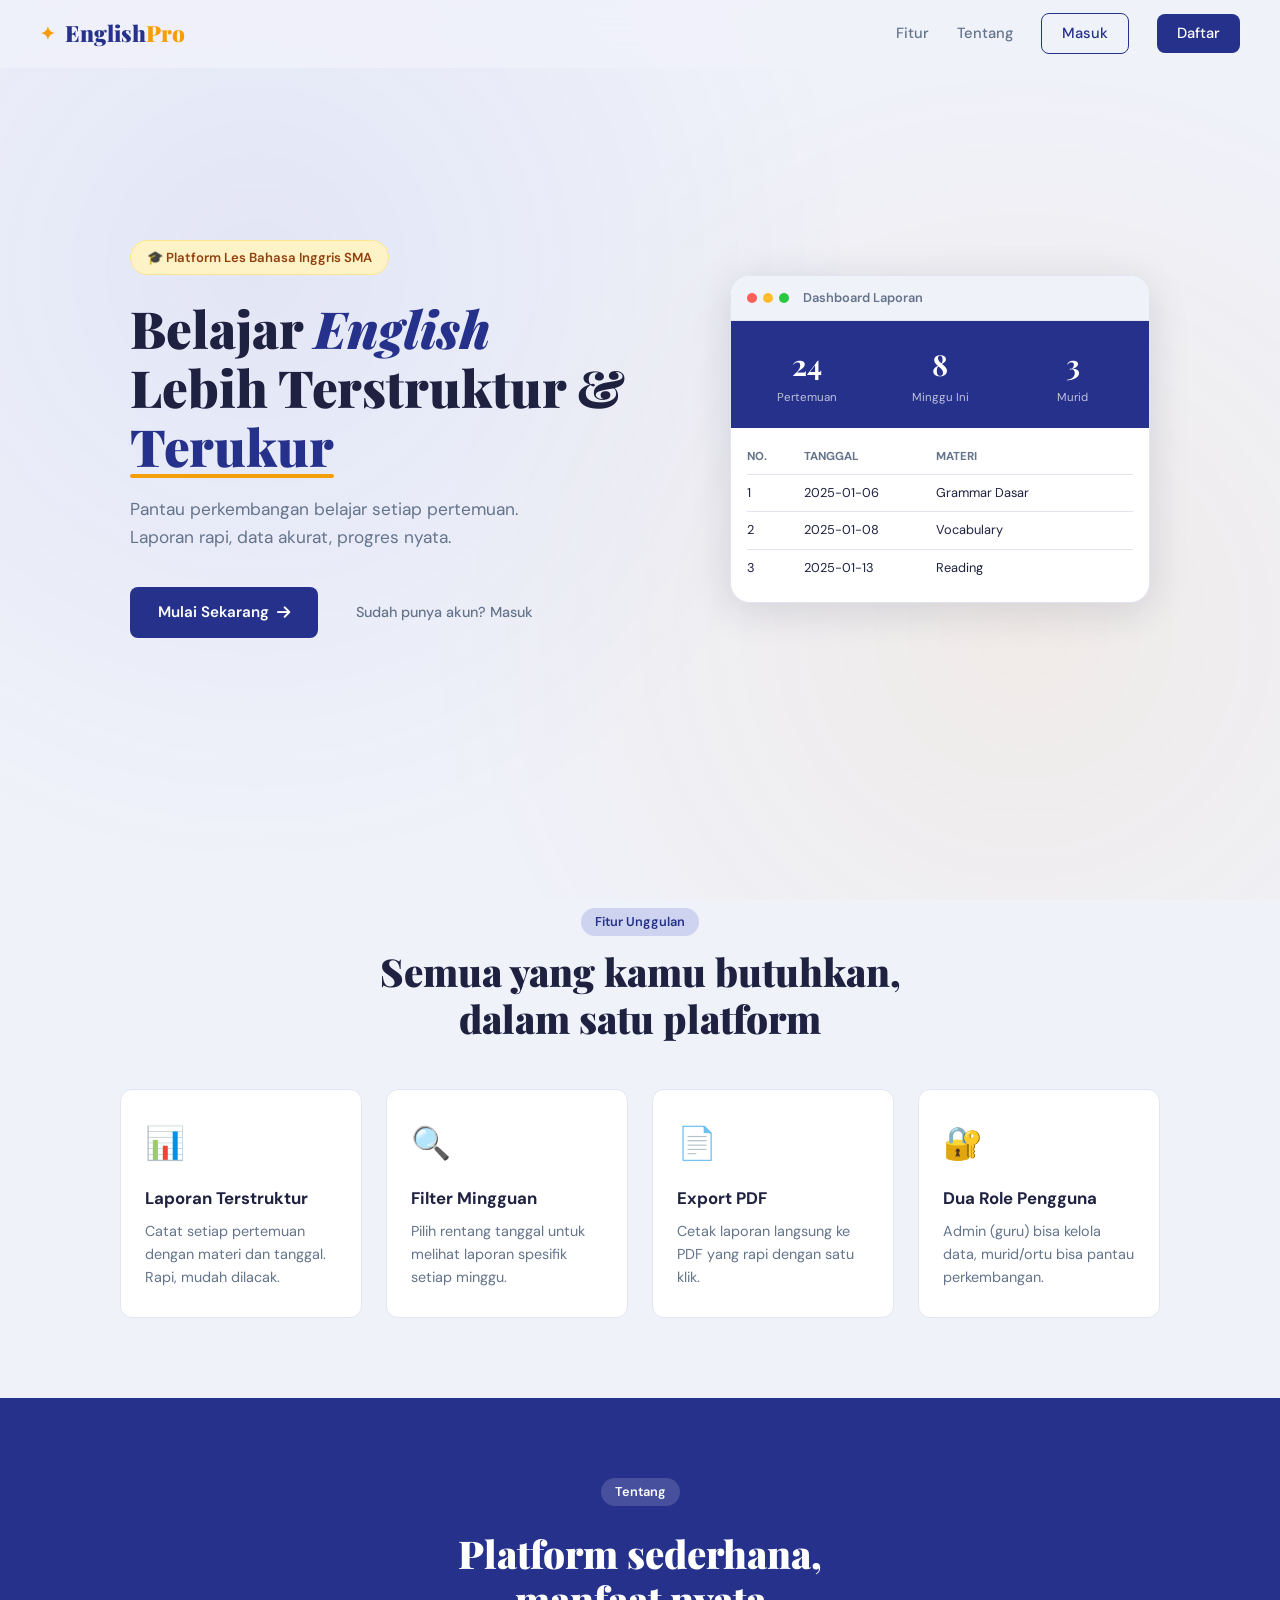
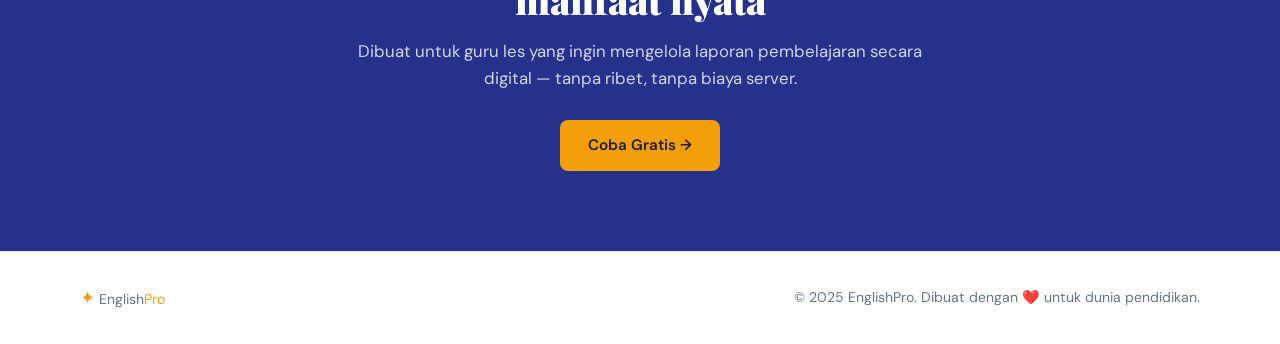
<file: english-les-project/english-les/index.html>
<!DOCTYPE html>
<html lang="id">
<head>
  <meta charset="UTF-8" />
  <meta name="viewport" content="width=device-width, initial-scale=1.0"/>
  <title>EnglishPro — Les Bahasa Inggris</title>
  <link rel="stylesheet" href="css/style.css" />
  <link href="https://fonts.googleapis.com/css2?family=Playfair+Display:wght@700;900&family=DM+Sans:wght@300;400;500;600&display=swap" rel="stylesheet"/>
  <link rel="stylesheet" href="https://cdnjs.cloudflare.com/ajax/libs/font-awesome/6.5.0/css/all.min.css"/>
</head>
<body class="landing-body">

  <!-- NAVBAR -->
  <nav class="navbar" id="navbar">
    <div class="nav-brand">
      <span class="brand-icon">✦</span>
      <span class="brand-name">English<span class="brand-accent">Pro</span></span>
    </div>
    <div class="nav-links">
      <a href="#features">Fitur</a>
      <a href="#about">Tentang</a>
      <a href="login.html" class="btn-nav-login">Masuk</a>
      <a href="register.html" class="btn-nav-register">Daftar</a>
    </div>
    <button class="nav-hamburger" id="navHamburger" aria-label="Menu">
      <i class="fas fa-bars"></i>
    </button>
  </nav>

  <!-- HERO -->
  <section class="hero">
    <div class="hero-bg-grid"></div>
    <div class="hero-content">
      <div class="hero-badge">🎓 Platform Les Bahasa Inggris SMA</div>
      <h1 class="hero-title">
        Belajar <em>English</em><br/>
        Lebih Terstruktur &<br/>
        <span class="hero-highlight">Terukur</span>
      </h1>
      <p class="hero-subtitle">
        Pantau perkembangan belajar setiap pertemuan. Laporan rapi,
        data akurat, progres nyata.
      </p>
      <div class="hero-cta">
        <a href="register.html" class="btn-primary">Mulai Sekarang <i class="fas fa-arrow-right"></i></a>
        <a href="login.html" class="btn-ghost">Sudah punya akun? Masuk</a>
      </div>
    </div>
    <div class="hero-visual">
      <div class="hero-card-mock">
        <div class="mock-header">
          <span class="mock-dot red"></span>
          <span class="mock-dot yellow"></span>
          <span class="mock-dot green"></span>
          <span class="mock-title">Dashboard Laporan</span>
        </div>
        <div class="mock-stat-row">
          <div class="mock-stat">
            <div class="mock-stat-num">24</div>
            <div class="mock-stat-label">Pertemuan</div>
          </div>
          <div class="mock-stat">
            <div class="mock-stat-num">8</div>
            <div class="mock-stat-label">Minggu Ini</div>
          </div>
          <div class="mock-stat">
            <div class="mock-stat-num">3</div>
            <div class="mock-stat-label">Murid</div>
          </div>
        </div>
        <div class="mock-table">
          <div class="mock-row header-row">
            <span>No.</span><span>Tanggal</span><span>Materi</span>
          </div>
          <div class="mock-row"><span>1</span><span>2025-01-06</span><span>Grammar Dasar</span></div>
          <div class="mock-row"><span>2</span><span>2025-01-08</span><span>Vocabulary</span></div>
          <div class="mock-row"><span>3</span><span>2025-01-13</span><span>Reading</span></div>
        </div>
      </div>
    </div>
  </section>

  <!-- FEATURES -->
  <section class="features" id="features">
    <div class="section-header">
      <span class="section-tag">Fitur Unggulan</span>
      <h2>Semua yang kamu butuhkan,<br/>dalam satu platform</h2>
    </div>
    <div class="features-grid">
      <div class="feature-card">
        <div class="feature-icon">📊</div>
        <h3>Laporan Terstruktur</h3>
        <p>Catat setiap pertemuan dengan materi dan tanggal. Rapi, mudah dilacak.</p>
      </div>
      <div class="feature-card">
        <div class="feature-icon">🔍</div>
        <h3>Filter Mingguan</h3>
        <p>Pilih rentang tanggal untuk melihat laporan spesifik setiap minggu.</p>
      </div>
      <div class="feature-card">
        <div class="feature-icon">📄</div>
        <h3>Export PDF</h3>
        <p>Cetak laporan langsung ke PDF yang rapi dengan satu klik.</p>
      </div>
      <div class="feature-card">
        <div class="feature-icon">🔐</div>
        <h3>Dua Role Pengguna</h3>
        <p>Admin (guru) bisa kelola data, murid/ortu bisa pantau perkembangan.</p>
      </div>
    </div>
  </section>

  <!-- ABOUT -->
  <section class="about" id="about">
    <div class="about-content">
      <span class="section-tag">Tentang</span>
      <h2>Platform sederhana,<br/>manfaat nyata</h2>
      <p>Dibuat untuk guru les yang ingin mengelola laporan pembelajaran secara digital — tanpa ribet, tanpa biaya server.</p>
      <a href="register.html" class="btn-primary">Coba Gratis →</a>
    </div>
  </section>

  <!-- FOOTER -->
  <footer class="footer">
    <div class="footer-brand">
      <span class="brand-icon">✦</span>
      <span class="brand-name">English<span class="brand-accent">Pro</span></span>
    </div>
    <p>© 2025 EnglishPro. Dibuat dengan ❤️ untuk dunia pendidikan.</p>
  </footer>

  <script src="js/script.js"></script>
  <script>
    // Navbar scroll effect
    window.addEventListener('scroll', () => {
      const navbar = document.getElementById('navbar');
      navbar.classList.toggle('scrolled', window.scrollY > 50);
    });

    // Hamburger menu
    document.getElementById('navHamburger').addEventListener('click', () => {
      document.querySelector('.nav-links').classList.toggle('open');
    });

    // Redirect if already logged in
    const session = JSON.parse(sessionStorage.getItem('currentUser') || 'null');
    if (session) window.location.href = 'dashboard.html';
  </script>
</body>
</html>
</file>
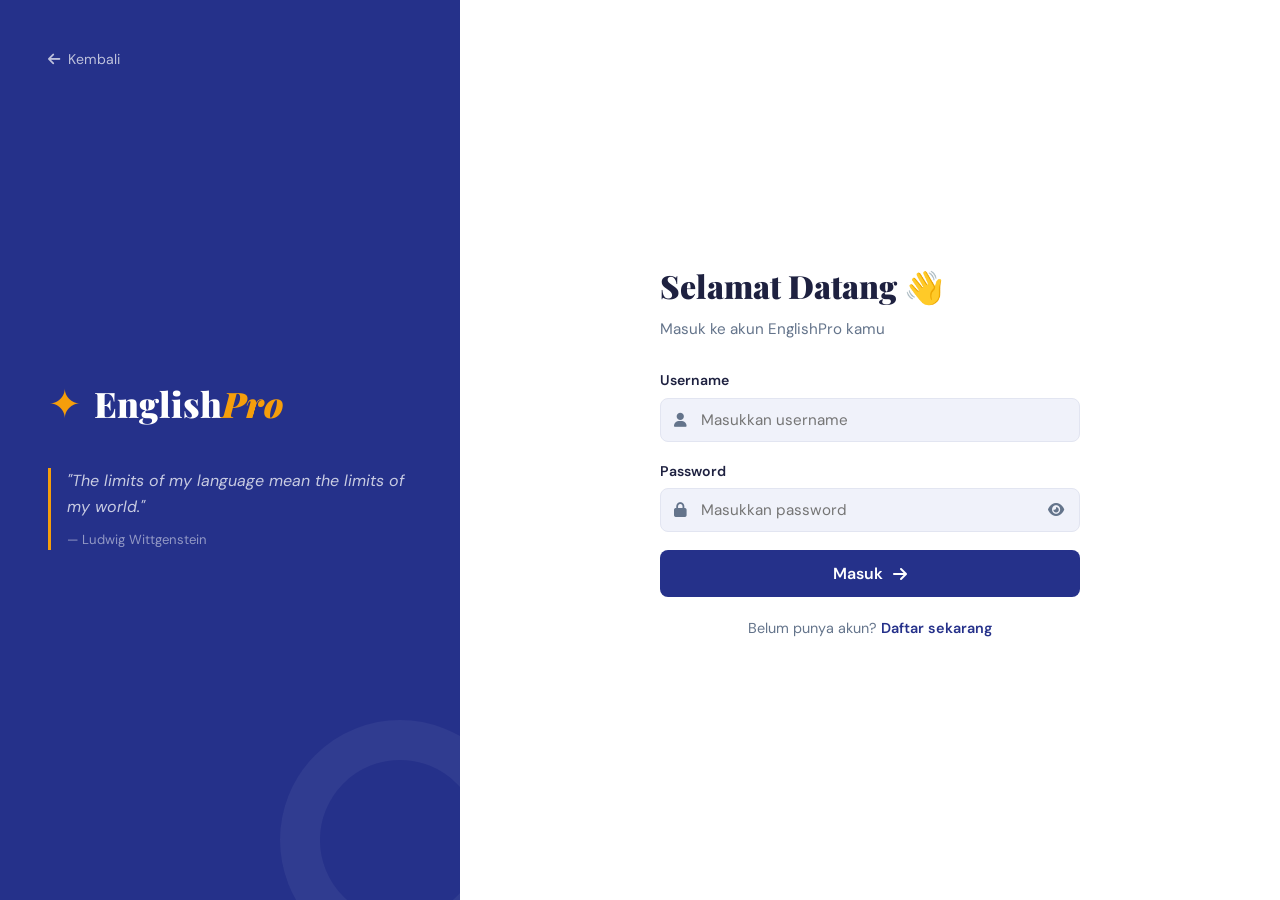
<file: english-les-project/english-les/login.html>
<!DOCTYPE html>
<html lang="id">
<head>
  <meta charset="UTF-8"/>
  <meta name="viewport" content="width=device-width, initial-scale=1.0"/>
  <title>Login — EnglishPro</title>
  <link rel="stylesheet" href="css/style.css"/>
  <link href="https://fonts.googleapis.com/css2?family=Playfair+Display:wght@700;900&family=DM+Sans:wght@300;400;500;600&display=swap" rel="stylesheet"/>
  <link rel="stylesheet" href="https://cdnjs.cloudflare.com/ajax/libs/font-awesome/6.5.0/css/all.min.css"/>
</head>
<body class="auth-body">

  <div class="auth-container">

    <!-- LEFT PANEL -->
    <div class="auth-panel-left">
      <a href="index.html" class="auth-back">
        <i class="fas fa-arrow-left"></i> Kembali
      </a>
      <div class="auth-brand">
        <span class="brand-icon-lg">✦</span>
        <span class="auth-brand-name">English<em>Pro</em></span>
      </div>
      <blockquote class="auth-quote">
        "The limits of my language mean the limits of my world."
        <cite>— Ludwig Wittgenstein</cite>
      </blockquote>
      <div class="auth-panel-deco"></div>
    </div>

    <!-- RIGHT PANEL (Form) -->
    <div class="auth-panel-right">
      <div class="auth-form-wrap">
        <h2 class="auth-title">Selamat Datang 👋</h2>
        <p class="auth-subtitle">Masuk ke akun EnglishPro kamu</p>

        <!-- Toast Notification -->
        <div id="toast" class="toast hidden"></div>

        <form id="loginForm" novalidate>
          <!-- Username -->
          <div class="form-group">
            <label for="username">Username</label>
            <div class="input-wrap">
              <i class="fas fa-user input-icon"></i>
              <input
                type="text"
                id="username"
                placeholder="Masukkan username"
                autocomplete="username"
              />
            </div>
            <span class="field-error" id="err-username"></span>
          </div>

          <!-- Password -->
          <div class="form-group">
            <label for="password">Password</label>
            <div class="input-wrap">
              <i class="fas fa-lock input-icon"></i>
              <input
                type="password"
                id="password"
                placeholder="Masukkan password"
                autocomplete="current-password"
              />
              <button type="button" class="toggle-pw" id="togglePw" aria-label="Tampilkan password">
                <i class="fas fa-eye"></i>
              </button>
            </div>
            <span class="field-error" id="err-password"></span>
          </div>

          <button type="submit" class="btn-submit" id="btnLogin">
            <span class="btn-text">Masuk</span>
            <i class="fas fa-arrow-right"></i>
          </button>
        </form>

        <p class="auth-switch">
          Belum punya akun? <a href="register.html">Daftar sekarang</a>
        </p>

        
      </div>
    </div>

  </div>

  <script src="js/script.js"></script>
  <script>
    // Redirect if already logged in
    const session = JSON.parse(sessionStorage.getItem('currentUser') || 'null');
    if (session) window.location.href = 'dashboard.html';

    // Toggle password visibility
    document.getElementById('togglePw').addEventListener('click', function () {
      const pw = document.getElementById('password');
      const icon = this.querySelector('i');
      if (pw.type === 'password') {
        pw.type = 'text';
        icon.classList.replace('fa-eye', 'fa-eye-slash');
      } else {
        pw.type = 'password';
        icon.classList.replace('fa-eye-slash', 'fa-eye');
      }
    });

    // Login form submission
    document.getElementById('loginForm').addEventListener('submit', function (e) {
      e.preventDefault();
      clearErrors();

      const username = document.getElementById('username').value.trim();
      const password = document.getElementById('password').value;
      let valid = true;

      if (!username) {
        showFieldError('err-username', 'Username wajib diisi');
        valid = false;
      }
      if (!password) {
        showFieldError('err-password', 'Password wajib diisi');
        valid = false;
      }
      if (!valid) return;

      // Cek user di localStorage
      const users = getUsers();
      const user = users.find(u => u.username === username && u.password === password);

      if (!user) {
        showToast('Username atau password salah!', 'error');
        return;
      }

      // Simpan sesi
      sessionStorage.setItem('currentUser', JSON.stringify(user));
      showToast('Login berhasil! Mengarahkan...', 'success');

      const btn = document.getElementById('btnLogin');
      btn.disabled = true;
      btn.querySelector('.btn-text').textContent = 'Masuk...';

      setTimeout(() => {
        window.location.href = 'dashboard.html';
      }, 1000);
    });
  </script>
</body>
</html>
</file>
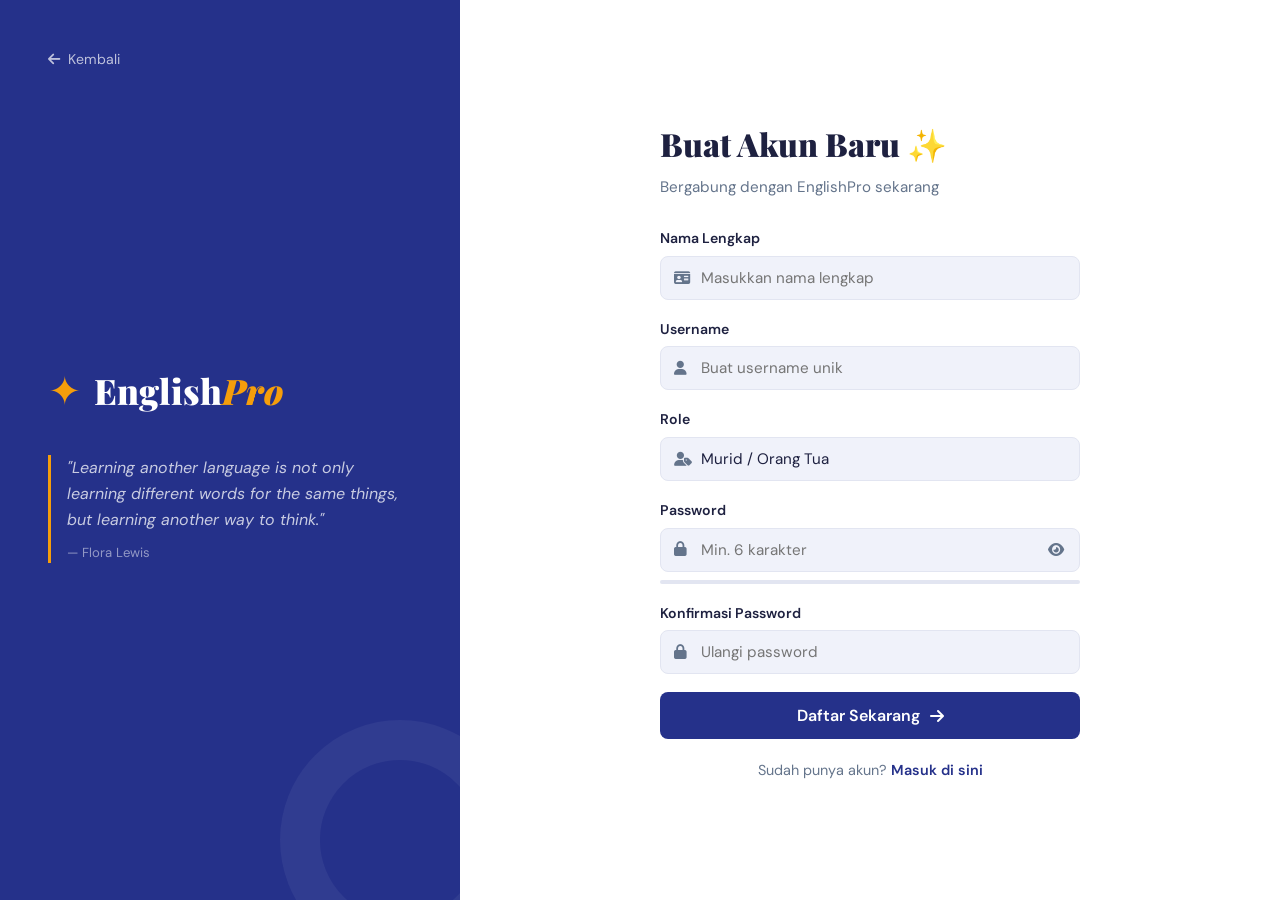
<file: english-les-project/english-les/register.html>
<!DOCTYPE html>
<html lang="id">
<head>
  <meta charset="UTF-8"/>
  <meta name="viewport" content="width=device-width, initial-scale=1.0"/>
  <title>Daftar — EnglishPro</title>
  <link rel="stylesheet" href="css/style.css"/>
  <link href="https://fonts.googleapis.com/css2?family=Playfair+Display:wght@700;900&family=DM+Sans:wght@300;400;500;600&display=swap" rel="stylesheet"/>
  <link rel="stylesheet" href="https://cdnjs.cloudflare.com/ajax/libs/font-awesome/6.5.0/css/all.min.css"/>
</head>
<body class="auth-body">

  <div class="auth-container">

    <!-- LEFT PANEL -->
    <div class="auth-panel-left">
      <a href="index.html" class="auth-back">
        <i class="fas fa-arrow-left"></i> Kembali
      </a>
      <div class="auth-brand">
        <span class="brand-icon-lg">✦</span>
        <span class="auth-brand-name">English<em>Pro</em></span>
      </div>
      <blockquote class="auth-quote">
        "Learning another language is not only learning different words for the same things, but learning another way to think."
        <cite>— Flora Lewis</cite>
      </blockquote>
      <div class="auth-panel-deco"></div>
    </div>

    <!-- RIGHT PANEL -->
    <div class="auth-panel-right">
      <div class="auth-form-wrap">
        <h2 class="auth-title">Buat Akun Baru ✨</h2>
        <p class="auth-subtitle">Bergabung dengan EnglishPro sekarang</p>

        <div id="toast" class="toast hidden"></div>

        <form id="registerForm" novalidate>
          <!-- Nama Lengkap -->
          <div class="form-group">
            <label for="fullname">Nama Lengkap</label>
            <div class="input-wrap">
              <i class="fas fa-id-card input-icon"></i>
              <input type="text" id="fullname" placeholder="Masukkan nama lengkap"/>
            </div>
            <span class="field-error" id="err-fullname"></span>
          </div>

          <!-- Username -->
          <div class="form-group">
            <label for="username">Username</label>
            <div class="input-wrap">
              <i class="fas fa-user input-icon"></i>
              <input type="text" id="username" placeholder="Buat username unik"/>
            </div>
            <span class="field-error" id="err-username"></span>
          </div>

          <!-- Role -->
          <div class="form-group">
            <label for="role">Role</label>
            <div class="input-wrap">
              <i class="fas fa-user-tag input-icon"></i>
              <select id="role">
                <option value="user">Murid / Orang Tua</option>
                <option value="admin">Admin (Guru)</option>
              </select>
            </div>
            <span class="field-error" id="err-role"></span>
          </div>

          <!-- Admin Key (conditional) -->
          <div class="form-group hidden" id="adminKeyGroup">
            <label for="adminKey">Kode Admin</label>
            <div class="input-wrap">
              <i class="fas fa-key input-icon"></i>
              <input type="password" id="adminKey" placeholder="Masukkan kode khusus admin"/>
            </div>
            <span class="field-error" id="err-adminKey"></span>
            <small class="field-hint">Kode admin: <code>ENGLISHPRO2025</code></small>
          </div>

          <!-- Password -->
          <div class="form-group">
            <label for="password">Password</label>
            <div class="input-wrap">
              <i class="fas fa-lock input-icon"></i>
              <input type="password" id="password" placeholder="Min. 6 karakter"/>
              <button type="button" class="toggle-pw" id="togglePw" aria-label="Tampilkan password">
                <i class="fas fa-eye"></i>
              </button>
            </div>
            <span class="field-error" id="err-password"></span>
            <div class="password-strength" id="strengthBar">
              <div class="strength-fill" id="strengthFill"></div>
            </div>
            <span class="strength-label" id="strengthLabel"></span>
          </div>

          <!-- Confirm Password -->
          <div class="form-group">
            <label for="confirmPassword">Konfirmasi Password</label>
            <div class="input-wrap">
              <i class="fas fa-lock input-icon"></i>
              <input type="password" id="confirmPassword" placeholder="Ulangi password"/>
            </div>
            <span class="field-error" id="err-confirmPassword"></span>
          </div>

          <button type="submit" class="btn-submit" id="btnRegister">
            <span class="btn-text">Daftar Sekarang</span>
            <i class="fas fa-arrow-right"></i>
          </button>
        </form>

        <p class="auth-switch">
          Sudah punya akun? <a href="login.html">Masuk di sini</a>
        </p>
      </div>
    </div>

  </div>

  <script src="js/script.js"></script>
  <script>
    // Redirect jika sudah login
    const session = JSON.parse(sessionStorage.getItem('currentUser') || 'null');
    if (session) window.location.href = 'dashboard.html';

    // Toggle admin key field
    document.getElementById('role').addEventListener('change', function () {
      const adminGroup = document.getElementById('adminKeyGroup');
      adminGroup.classList.toggle('hidden', this.value !== 'admin');
    });

    // Toggle password visibility
    document.getElementById('togglePw').addEventListener('click', function () {
      const pw = document.getElementById('password');
      const icon = this.querySelector('i');
      if (pw.type === 'password') {
        pw.type = 'text';
        icon.classList.replace('fa-eye', 'fa-eye-slash');
      } else {
        pw.type = 'password';
        icon.classList.replace('fa-eye-slash', 'fa-eye');
      }
    });

    // Password strength meter
    document.getElementById('password').addEventListener('input', function () {
      const pw = this.value;
      const fill = document.getElementById('strengthFill');
      const label = document.getElementById('strengthLabel');
      let strength = 0;
      if (pw.length >= 6) strength++;
      if (pw.length >= 10) strength++;
      if (/[A-Z]/.test(pw)) strength++;
      if (/[0-9]/.test(pw)) strength++;
      if (/[^A-Za-z0-9]/.test(pw)) strength++;

      const levels = ['', 'Sangat Lemah', 'Lemah', 'Sedang', 'Kuat', 'Sangat Kuat'];
      const colors = ['', '#ef4444', '#f97316', '#eab308', '#22c55e', '#16a34a'];
      const widths = ['0%', '20%', '40%', '60%', '80%', '100%'];

      fill.style.width = widths[strength] || '0%';
      fill.style.background = colors[strength] || 'transparent';
      label.textContent = levels[strength] || '';
      label.style.color = colors[strength] || '';
    });

    // Register form submission
    document.getElementById('registerForm').addEventListener('submit', function (e) {
      e.preventDefault();
      clearErrors();

      const fullname = document.getElementById('fullname').value.trim();
      const username = document.getElementById('username').value.trim();
      const role = document.getElementById('role').value;
      const adminKey = document.getElementById('adminKey').value.trim();
      const password = document.getElementById('password').value;
      const confirmPassword = document.getElementById('confirmPassword').value;
      let valid = true;

      // Validasi
      if (!fullname) { showFieldError('err-fullname', 'Nama lengkap wajib diisi'); valid = false; }
      if (!username) { showFieldError('err-username', 'Username wajib diisi'); valid = false; }
      else if (username.length < 3) { showFieldError('err-username', 'Username minimal 3 karakter'); valid = false; }

      if (role === 'admin' && adminKey !== 'ENGLISHPRO2025') {
        showFieldError('err-adminKey', 'Kode admin salah!'); valid = false;
      }
      if (!password) { showFieldError('err-password', 'Password wajib diisi'); valid = false; }
      else if (password.length < 6) { showFieldError('err-password', 'Password minimal 6 karakter'); valid = false; }
      if (password !== confirmPassword) { showFieldError('err-confirmPassword', 'Password tidak cocok'); valid = false; }
      if (!valid) return;

      // Cek username sudah ada
      const users = getUsers();
      if (users.find(u => u.username === username)) {
        showFieldError('err-username', 'Username sudah digunakan');
        return;
      }

      // Simpan user baru
      const newUser = { id: Date.now(), fullname, username, password, role };
      users.push(newUser);
      saveUsers(users);

      showToast('Akun berhasil dibuat! Mengarahkan ke login...', 'success');
      const btn = document.getElementById('btnRegister');
      btn.disabled = true;
      btn.querySelector('.btn-text').textContent = 'Mendaftar...';

      setTimeout(() => { window.location.href = 'login.html'; }, 1500);
    });
  </script>
</body>
</html>
</file>
<file: english-les-project/english-les/css/style.css>
/* =================================================================
   EnglishPro — Main Stylesheet
   Author: Generated for Les Bahasa Inggris Portfolio Project
   ================================================================= */

/* ---- GOOGLE FONTS imported in HTML ---- */

/* ================================================================
   0. CSS VARIABLES & RESET
   ================================================================ */
:root {
  --primary: #25318a;
  --primary-light: #3b4ec0;
  --primary-glow: rgba(59, 78, 192, 0.18);
  --accent: #f59e0b;
  --accent-soft: #fef3c7;

  --bg: #f0f2fa;
  --bg-card: #ffffff;
  --bg-sidebar: #1a2057;
  --bg-sidebar-active: rgba(255,255,255,0.12);

  --text-main: #1e2140;
  --text-muted: #64748b;
  --text-sidebar: rgba(255,255,255,0.75);
  --text-sidebar-active: #ffffff;

  --border: #e2e5f1;
  --border-focus: #3b4ec0;

  --success: #22c55e;
  --error: #ef4444;
  --warning: #f59e0b;
  --info: #3b82f6;

  --shadow-sm: 0 1px 4px rgba(30,33,64,0.07);
  --shadow-md: 0 4px 20px rgba(30,33,64,0.10);
  --shadow-lg: 0 8px 40px rgba(30,33,64,0.14);

  --radius: 12px;
  --radius-sm: 8px;
  --radius-lg: 20px;

  --sidebar-width: 240px;
  --topbar-height: 64px;

  --font-display: 'Playfair Display', Georgia, serif;
  --font-body: 'DM Sans', sans-serif;

  --transition: all 0.22s cubic-bezier(0.4,0,0.2,1);
}

/* Dark Mode Variables */
body.dark {
  --bg: #0f1123;
  --bg-card: #1a1d38;
  --bg-sidebar: #0d0f20;
  --bg-sidebar-active: rgba(255,255,255,0.08);
  --text-main: #e8eaf6;
  --text-muted: #8892b0;
  --border: #252844;
  --shadow-sm: 0 1px 4px rgba(0,0,0,0.3);
  --shadow-md: 0 4px 20px rgba(0,0,0,0.35);
}

*, *::before, *::after { box-sizing: border-box; margin: 0; padding: 0; }
html { scroll-behavior: smooth; }

body {
  font-family: var(--font-body);
  color: var(--text-main);
  background: var(--bg);
  min-height: 100vh;
  line-height: 1.6;
  transition: background 0.3s, color 0.3s;
}

a { text-decoration: none; color: inherit; }
button { cursor: pointer; font-family: inherit; border: none; outline: none; }
input, select, textarea { font-family: inherit; }

/* ================================================================
   1. LANDING PAGE
   ================================================================ */
.landing-body { background: #f0f2fa; }

/* NAVBAR */
.navbar {
  position: fixed; top: 0; left: 0; right: 0; z-index: 1000;
  display: flex; align-items: center; justify-content: space-between;
  padding: 0 40px;
  height: 68px;
  background: rgba(240,242,250,0.8);
  backdrop-filter: blur(16px);
  border-bottom: 1px solid transparent;
  transition: var(--transition);
}
.navbar.scrolled {
  background: rgba(255,255,255,0.95);
  border-bottom-color: var(--border);
  box-shadow: var(--shadow-sm);
}

.nav-brand {
  display: flex; align-items: center; gap: 10px;
  font-family: var(--font-display);
  font-size: 1.4rem; font-weight: 900;
  color: var(--primary);
}
.brand-icon { color: var(--accent); font-size: 1.1rem; }
.brand-accent { color: var(--accent); }

.nav-links {
  display: flex; align-items: center; gap: 28px;
}
.nav-links a {
  font-size: 0.92rem; font-weight: 500;
  color: var(--text-muted); transition: var(--transition);
}
.nav-links a:hover { color: var(--primary); }

.btn-nav-login {
  padding: 8px 20px;
  border: 1.5px solid var(--primary) !important;
  border-radius: 8px;
  color: var(--primary) !important;
}
.btn-nav-login:hover { background: var(--primary); color: white !important; }

.btn-nav-register {
  padding: 8px 20px;
  background: var(--primary);
  border-radius: 8px;
  color: white !important;
}
.btn-nav-register:hover { background: var(--primary-light); transform: translateY(-1px); }

.nav-hamburger {
  display: none;
  background: none; padding: 8px; font-size: 1.2rem; color: var(--primary);
}

/* HERO */
.hero {
  display: flex; align-items: center; justify-content: center;
  gap: 60px;
  padding: 130px 80px 80px;
  max-width: 1200px; margin: 0 auto;
  min-height: 92vh;
  position: relative;
}
.hero-bg-grid {
  position: fixed; inset: 0; z-index: -1;
  background-image:
    radial-gradient(circle at 20% 30%, rgba(59,78,192,0.07) 0%, transparent 50%),
    radial-gradient(circle at 80% 70%, rgba(245,158,11,0.07) 0%, transparent 50%);
  pointer-events: none;
}
.hero-content { flex: 1; max-width: 540px; }

.hero-badge {
  display: inline-block;
  padding: 6px 16px;
  background: var(--accent-soft);
  border: 1px solid #fde68a;
  border-radius: 100px;
  font-size: 0.82rem; font-weight: 600;
  color: #92400e;
  margin-bottom: 24px;
}

.hero-title {
  font-family: var(--font-display);
  font-size: clamp(2.4rem, 4vw, 3.4rem);
  font-weight: 900;
  line-height: 1.15;
  color: var(--text-main);
  margin-bottom: 20px;
}
.hero-title em { font-style: italic; color: var(--primary); }
.hero-highlight {
  position: relative;
  color: var(--primary);
  display: inline-block;
}
.hero-highlight::after {
  content: '';
  position: absolute; left: 0; bottom: -2px; right: 0; height: 4px;
  background: var(--accent);
  border-radius: 4px;
}

.hero-subtitle {
  font-size: 1.08rem; color: var(--text-muted);
  margin-bottom: 36px; max-width: 420px;
}

.hero-cta { display: flex; align-items: center; gap: 16px; flex-wrap: wrap; }

.btn-primary {
  display: inline-flex; align-items: center; gap: 8px;
  padding: 13px 28px;
  background: var(--primary);
  color: white; border-radius: var(--radius-sm);
  font-weight: 600; font-size: 0.95rem;
  transition: var(--transition);
  border: none;
}
.btn-primary:hover { background: var(--primary-light); transform: translateY(-2px); box-shadow: 0 8px 24px rgba(37,49,138,0.25); }

.btn-ghost {
  display: inline-flex; align-items: center; gap: 8px;
  padding: 13px 22px;
  color: var(--text-muted); border-radius: var(--radius-sm);
  font-weight: 500; font-size: 0.9rem;
  transition: var(--transition);
}
.btn-ghost:hover { color: var(--primary); }

/* HERO VISUAL (mock card) */
.hero-visual { flex: 1; max-width: 420px; }

.hero-card-mock {
  background: var(--bg-card);
  border-radius: var(--radius-lg);
  box-shadow: var(--shadow-lg);
  overflow: hidden;
  border: 1px solid var(--border);
  animation: floatCard 4s ease-in-out infinite;
}
@keyframes floatCard {
  0%, 100% { transform: translateY(0); }
  50% { transform: translateY(-10px); }
}

.mock-header {
  background: var(--bg);
  padding: 12px 16px;
  display: flex; align-items: center; gap: 6px;
  border-bottom: 1px solid var(--border);
}
.mock-dot { width: 10px; height: 10px; border-radius: 50%; }
.mock-dot.red { background: #ff5f56; }
.mock-dot.yellow { background: #ffbd2e; }
.mock-dot.green { background: #27c93f; }
.mock-title { margin-left: 8px; font-size: 0.8rem; font-weight: 600; color: var(--text-muted); }

.mock-stat-row {
  display: flex; padding: 20px 16px;
  gap: 12px; background: var(--primary);
}
.mock-stat { flex: 1; text-align: center; }
.mock-stat-num { font-size: 1.8rem; font-weight: 700; color: white; font-family: var(--font-display); }
.mock-stat-label { font-size: 0.72rem; color: rgba(255,255,255,0.7); margin-top: 2px; }

.mock-table { padding: 12px 16px 16px; }
.mock-row {
  display: grid; grid-template-columns: 0.4fr 1fr 1.6fr;
  gap: 8px; padding: 8px 0;
  font-size: 0.8rem; color: var(--text-main);
  border-bottom: 1px solid var(--border);
}
.mock-row:last-child { border-bottom: none; }
.mock-row.header-row { font-weight: 700; color: var(--text-muted); font-size: 0.72rem; text-transform: uppercase; }

/* FEATURES */
.features {
  padding: 80px 80px;
  max-width: 1200px; margin: 0 auto;
}
.section-header { text-align: center; margin-bottom: 48px; }
.section-tag {
  display: inline-block;
  padding: 4px 14px;
  background: var(--primary-glow);
  color: var(--primary);
  border-radius: 100px;
  font-size: 0.8rem; font-weight: 600;
  margin-bottom: 12px;
}
.section-header h2 {
  font-family: var(--font-display);
  font-size: clamp(1.8rem, 3vw, 2.6rem);
  font-weight: 900; line-height: 1.2;
  color: var(--text-main);
}

.features-grid {
  display: grid;
  grid-template-columns: repeat(auto-fit, minmax(220px, 1fr));
  gap: 24px;
}
.feature-card {
  background: var(--bg-card);
  border: 1px solid var(--border);
  border-radius: var(--radius);
  padding: 28px 24px;
  transition: var(--transition);
}
.feature-card:hover { transform: translateY(-4px); box-shadow: var(--shadow-md); border-color: var(--primary-light); }
.feature-icon { font-size: 2rem; margin-bottom: 16px; }
.feature-card h3 { font-weight: 700; font-size: 1.05rem; margin-bottom: 8px; }
.feature-card p { color: var(--text-muted); font-size: 0.9rem; }

/* ABOUT */
.about {
  background: var(--primary);
  padding: 80px;
  text-align: center;
}
.about-content { max-width: 600px; margin: 0 auto; }
.about .section-tag { background: rgba(255,255,255,0.15); color: white; }
.about h2 {
  font-family: var(--font-display);
  font-size: clamp(1.8rem, 3vw, 2.5rem);
  font-weight: 900; color: white;
  margin: 12px 0 16px; line-height: 1.2;
}
.about p { color: rgba(255,255,255,0.8); margin-bottom: 28px; font-size: 1.05rem; }
.about .btn-primary { background: var(--accent); color: var(--text-main); }
.about .btn-primary:hover { background: #d97706; }

/* FOOTER */
.footer {
  padding: 32px 80px;
  display: flex; align-items: center; justify-content: space-between;
  background: var(--bg-card);
  border-top: 1px solid var(--border);
  font-size: 0.88rem; color: var(--text-muted);
}

/* ================================================================
   2. AUTH PAGES (Login & Register)
   ================================================================ */
.auth-body {
  background: var(--bg);
  display: flex; min-height: 100vh;
}

.auth-container {
  display: flex; width: 100%; min-height: 100vh;
}

.auth-panel-left {
  flex: 1; max-width: 460px;
  background: var(--primary);
  padding: 48px;
  display: flex; flex-direction: column;
  position: relative; overflow: hidden;
}

.auth-back {
  display: inline-flex; align-items: center; gap: 8px;
  color: rgba(255,255,255,0.7); font-size: 0.88rem;
  transition: var(--transition);
  width: fit-content;
}
.auth-back:hover { color: white; }

.auth-brand {
  margin-top: auto;
  display: flex; align-items: center; gap: 12px;
}
.brand-icon-lg { font-size: 2.5rem; color: var(--accent); }
.auth-brand-name {
  font-family: var(--font-display);
  font-size: 2.2rem; font-weight: 900;
  color: white;
}
.auth-brand-name em { font-style: italic; color: var(--accent); }

.auth-quote {
  margin-top: 32px; margin-bottom: auto;
  font-style: italic;
  color: rgba(255,255,255,0.75);
  font-size: 1rem; line-height: 1.6;
  border-left: 3px solid var(--accent);
  padding-left: 16px;
}
.auth-quote cite {
  display: block; margin-top: 10px;
  font-size: 0.82rem; color: rgba(255,255,255,0.5);
  font-style: normal;
}

.auth-panel-deco {
  position: absolute; bottom: -60px; right: -60px;
  width: 240px; height: 240px;
  border: 40px solid rgba(255,255,255,0.05);
  border-radius: 50%;
  pointer-events: none;
}

.auth-panel-right {
  flex: 1;
  display: flex; align-items: center; justify-content: center;
  padding: 48px;
  background: var(--bg-card);
}

.auth-form-wrap { width: 100%; max-width: 420px; }

.auth-title {
  font-family: var(--font-display);
  font-size: 2rem; font-weight: 900;
  color: var(--text-main);
  margin-bottom: 6px;
}
.auth-subtitle { color: var(--text-muted); font-size: 0.95rem; margin-bottom: 28px; }

/* Form Groups */
.form-group { margin-bottom: 18px; }
.form-group label {
  display: block; font-size: 0.88rem; font-weight: 600;
  color: var(--text-main); margin-bottom: 6px;
}

.input-wrap {
  position: relative; display: flex; align-items: center;
}
.input-icon {
  position: absolute; left: 14px;
  color: var(--text-muted); font-size: 0.9rem;
  pointer-events: none;
  transition: color 0.2s;
}

.input-wrap input,
.input-wrap select {
  width: 100%;
  padding: 11px 14px 11px 40px;
  background: var(--bg);
  border: 1.5px solid var(--border);
  border-radius: var(--radius-sm);
  font-size: 0.95rem; color: var(--text-main);
  transition: var(--transition);
  appearance: none;
}
.input-wrap select { cursor: pointer; }

.input-wrap input:focus,
.input-wrap select:focus {
  outline: none;
  border-color: var(--border-focus);
  box-shadow: 0 0 0 3px var(--primary-glow);
  background: var(--bg-card);
}
.input-wrap:focus-within .input-icon { color: var(--primary); }

.toggle-pw {
  position: absolute; right: 12px;
  background: none; color: var(--text-muted);
  font-size: 0.9rem; padding: 4px;
  transition: color 0.2s;
}
.toggle-pw:hover { color: var(--primary); }

.field-error { font-size: 0.8rem; color: var(--error); margin-top: 4px; display: block; }
.field-hint { font-size: 0.78rem; color: var(--text-muted); margin-top: 4px; display: block; }
code { background: var(--bg); padding: 1px 6px; border-radius: 4px; font-size: 0.82rem; }

/* Password strength */
.password-strength {
  height: 4px; background: var(--border);
  border-radius: 2px; margin-top: 8px; overflow: hidden;
}
.strength-fill { height: 100%; width: 0; transition: width 0.3s, background 0.3s; border-radius: 2px; }
.strength-label { font-size: 0.76rem; font-weight: 600; margin-top: 4px; }

.btn-submit {
  width: 100%; padding: 13px;
  background: var(--primary); color: white;
  border-radius: var(--radius-sm);
  font-size: 1rem; font-weight: 600;
  display: flex; align-items: center; justify-content: center; gap: 10px;
  transition: var(--transition);
  margin-top: 8px;
}
.btn-submit:hover:not(:disabled) { background: var(--primary-light); transform: translateY(-1px); box-shadow: 0 6px 20px rgba(37,49,138,0.25); }
.btn-submit:disabled { opacity: 0.65; cursor: not-allowed; }

.auth-switch { text-align: center; font-size: 0.9rem; color: var(--text-muted); margin-top: 20px; }
.auth-switch a { color: var(--primary); font-weight: 600; }
.auth-switch a:hover { text-decoration: underline; }

.demo-hint {
  margin-top: 20px; padding: 12px 16px;
  background: var(--bg);
  border: 1px dashed var(--border);
  border-radius: var(--radius-sm);
  font-size: 0.82rem; color: var(--text-muted);
  text-align: center;
}

/* ================================================================
   3. DASHBOARD LAYOUT
   ================================================================ */
.dashboard-body {
  display: flex; min-height: 100vh;
  background: var(--bg);
}

/* SIDEBAR */
.sidebar {
  width: var(--sidebar-width);
  background: var(--bg-sidebar);
  display: flex; flex-direction: column;
  position: fixed; top: 0; left: 0; bottom: 0;
  z-index: 500;
  transition: transform 0.28s cubic-bezier(0.4,0,0.2,1);
  overflow: hidden;
}

.sidebar-brand {
  display: flex; align-items: center; gap: 10px;
  padding: 0 24px;
  height: var(--topbar-height);
  border-bottom: 1px solid rgba(255,255,255,0.08);
  font-family: var(--font-display);
  font-size: 1.25rem; font-weight: 900;
  color: white;
  flex-shrink: 0;
}

.sidebar-nav {
  flex: 1; padding: 20px 12px;
  display: flex; flex-direction: column; gap: 4px;
  overflow-y: auto;
}

.sidebar-link {
  display: flex; align-items: center; gap: 12px;
  padding: 11px 16px;
  border-radius: var(--radius-sm);
  color: var(--text-sidebar);
  font-size: 0.92rem; font-weight: 500;
  transition: var(--transition);
}
.sidebar-link:hover { background: var(--bg-sidebar-active); color: white; }
.sidebar-link.active { background: var(--bg-sidebar-active); color: white; font-weight: 600; }
.sidebar-link.active i { color: var(--accent); }
.sidebar-link i { width: 18px; text-align: center; font-size: 0.95rem; }

.sidebar-bottom {
  padding: 16px 12px 24px;
  border-top: 1px solid rgba(255,255,255,0.08);
  display: flex; flex-direction: column; gap: 4px;
}

.btn-darkmode, .btn-logout {
  display: flex; align-items: center; gap: 12px;
  padding: 10px 16px;
  border-radius: var(--radius-sm);
  font-size: 0.88rem; font-weight: 500;
  width: 100%;
  transition: var(--transition);
}
.btn-darkmode { background: none; color: var(--text-sidebar); }
.btn-darkmode:hover { background: var(--bg-sidebar-active); color: white; }
.btn-logout { background: rgba(239,68,68,0.12); color: #fca5a5; }
.btn-logout:hover { background: rgba(239,68,68,0.2); color: #ef4444; }

.sidebar-overlay {
  display: none; position: fixed; inset: 0;
  background: rgba(0,0,0,0.5); z-index: 400;
  backdrop-filter: blur(2px);
}

/* MAIN CONTENT */
.main-content {
  flex: 1;
  margin-left: var(--sidebar-width);
  display: flex; flex-direction: column;
  min-height: 100vh;
  transition: margin-left 0.28s;
}

/* TOPBAR */
.topbar {
  height: var(--topbar-height);
  background: var(--bg-card);
  border-bottom: 1px solid var(--border);
  display: flex; align-items: center;
  padding: 0 28px; gap: 16px;
  position: sticky; top: 0; z-index: 300;
  box-shadow: var(--shadow-sm);
}

.topbar-toggle {
  display: none;
  background: none; font-size: 1.1rem;
  color: var(--text-muted); padding: 8px;
}

.topbar-title {
  font-family: var(--font-display);
  font-size: 1.1rem; font-weight: 700;
  color: var(--text-main); flex: 1;
}

.topbar-right { display: flex; align-items: center; gap: 16px; }

.topbar-user { display: flex; align-items: center; gap: 12px; }

.user-avatar {
  width: 38px; height: 38px;
  background: var(--primary);
  border-radius: 50%;
  display: flex; align-items: center; justify-content: center;
  color: white; font-weight: 700; font-size: 1rem;
}
.user-info { display: flex; flex-direction: column; }
.user-name { font-size: 0.88rem; font-weight: 600; color: var(--text-main); line-height: 1.2; }
.user-role { font-size: 0.75rem; color: var(--text-muted); }

/* SECTIONS */
.section-page {
  display: none;
  padding: 32px 32px;
  flex: 1;
  animation: fadeIn 0.2s ease;
}
.section-page.active { display: block; }
@keyframes fadeIn { from { opacity: 0; transform: translateY(8px); } to { opacity: 1; transform: translateY(0); } }

.page-header {
  display: flex; align-items: flex-start; justify-content: space-between;
  gap: 16px; margin-bottom: 28px; flex-wrap: wrap;
}
.page-header h1 {
  font-family: var(--font-display);
  font-size: 1.7rem; font-weight: 900;
  color: var(--text-main);
}
.page-subtitle { color: var(--text-muted); font-size: 0.9rem; margin-top: 4px; }
.page-actions { display: flex; gap: 10px; align-items: center; }

/* STAT CARDS */
.stats-grid {
  display: grid;
  grid-template-columns: repeat(auto-fit, minmax(210px, 1fr));
  gap: 20px; margin-bottom: 28px;
}

.stat-card {
  background: var(--bg-card);
  border: 1px solid var(--border);
  border-radius: var(--radius);
  padding: 24px;
  display: flex; align-items: center; gap: 20px;
  box-shadow: var(--shadow-sm);
  transition: var(--transition);
  position: relative; overflow: hidden;
}
.stat-card::before {
  content: '';
  position: absolute; top: 0; left: 0; bottom: 0; width: 4px;
  border-radius: 2px 0 0 2px;
}
.stat-blue::before { background: #3b82f6; }
.stat-green::before { background: #22c55e; }
.stat-purple::before { background: #a855f7; }
.stat-orange::before { background: #f59e0b; }

.stat-card:hover { transform: translateY(-3px); box-shadow: var(--shadow-md); }

.stat-icon {
  width: 52px; height: 52px;
  border-radius: var(--radius-sm);
  display: flex; align-items: center; justify-content: center;
  font-size: 1.3rem; flex-shrink: 0;
}
.stat-blue .stat-icon { background: #eff6ff; color: #3b82f6; }
.stat-green .stat-icon { background: #f0fdf4; color: #22c55e; }
.stat-purple .stat-icon { background: #faf5ff; color: #a855f7; }
.stat-orange .stat-icon { background: #fffbeb; color: #f59e0b; }
body.dark .stat-blue .stat-icon { background: rgba(59,130,246,0.15); }
body.dark .stat-green .stat-icon { background: rgba(34,197,94,0.15); }
body.dark .stat-purple .stat-icon { background: rgba(168,85,247,0.15); }
body.dark .stat-orange .stat-icon { background: rgba(245,158,11,0.15); }

.stat-value {
  font-family: var(--font-display);
  font-size: 2rem; font-weight: 900;
  color: var(--text-main); line-height: 1;
}
.stat-label { font-size: 0.82rem; color: var(--text-muted); margin-top: 4px; }

/* CARDS */
.card {
  background: var(--bg-card);
  border: 1px solid var(--border);
  border-radius: var(--radius);
  box-shadow: var(--shadow-sm);
  margin-bottom: 24px;
  overflow: hidden;
}
.card-header {
  display: flex; align-items: center; justify-content: space-between;
  padding: 18px 24px;
  border-bottom: 1px solid var(--border);
}
.card-title {
  font-size: 1rem; font-weight: 700;
  color: var(--text-main);
  display: flex; align-items: center; gap: 8px;
}
.card-title i { color: var(--primary); }

.btn-text-link {
  background: none; color: var(--primary);
  font-size: 0.88rem; font-weight: 600;
  transition: var(--transition); padding: 4px;
}
.btn-text-link:hover { text-decoration: underline; }

.badge-count {
  background: var(--primary-glow);
  color: var(--primary);
  padding: 3px 10px;
  border-radius: 100px;
  font-size: 0.8rem; font-weight: 600;
}

/* FILTER CARD */
.filter-card { padding: 20px 24px; }
.filter-row {
  display: flex; align-items: flex-end;
  gap: 16px; flex-wrap: wrap;
}
.filter-group { flex: 1; min-width: 160px; }
.filter-group label {
  display: block; font-size: 0.82rem; font-weight: 600;
  color: var(--text-muted); margin-bottom: 6px;
}
.filter-group input[type="date"] {
  width: 100%; padding: 9px 12px;
  background: var(--bg); border: 1.5px solid var(--border);
  border-radius: var(--radius-sm); font-size: 0.9rem;
  color: var(--text-main); transition: var(--transition);
}
.filter-group input[type="date"]:focus {
  outline: none; border-color: var(--border-focus);
  box-shadow: 0 0 0 3px var(--primary-glow);
}

.filter-buttons { display: flex; align-items: flex-end; gap: 8px; flex-wrap: wrap; }
.btn-filter {
  display: inline-flex; align-items: center; gap: 6px;
  padding: 9px 18px;
  background: var(--primary); color: white;
  border-radius: var(--radius-sm);
  font-size: 0.88rem; font-weight: 600;
  transition: var(--transition);
}
.btn-filter:hover { background: var(--primary-light); }

.btn-reset {
  display: inline-flex; align-items: center; gap: 6px;
  padding: 9px 16px;
  background: var(--bg); color: var(--text-muted);
  border: 1.5px solid var(--border);
  border-radius: var(--radius-sm);
  font-size: 0.88rem; font-weight: 600;
  transition: var(--transition);
}
.btn-reset:hover { border-color: var(--primary); color: var(--primary); }

.btn-export {
  display: inline-flex; align-items: center; gap: 6px;
  padding: 9px 18px;
  background: #dc2626; color: white;
  border-radius: var(--radius-sm);
  font-size: 0.88rem; font-weight: 600;
  transition: var(--transition);
}
.btn-export:hover { background: #b91c1c; }

.filter-status {
  margin-top: 12px; padding: 8px 12px;
  background: var(--accent-soft); border-radius: var(--radius-sm);
  font-size: 0.85rem; color: #92400e;
  display: none;
}

/* DATA TABLE */
.table-wrap { overflow-x: auto; }
.data-table {
  width: 100%; border-collapse: collapse;
  font-size: 0.9rem;
}
.data-table thead tr {
  background: var(--bg);
  border-bottom: 2px solid var(--border);
}
.data-table th {
  padding: 13px 16px;
  text-align: left; font-size: 0.78rem;
  font-weight: 700; color: var(--text-muted);
  text-transform: uppercase; letter-spacing: 0.5px;
  white-space: nowrap;
}
.data-table td {
  padding: 13px 16px;
  border-bottom: 1px solid var(--border);
  color: var(--text-main);
  vertical-align: middle;
}
.data-table tbody tr:last-child td { border-bottom: none; }
.data-table tbody tr:hover { background: var(--bg); }
.data-table tbody tr { transition: background 0.15s; }

.empty-row {
  text-align: center; color: var(--text-muted);
  font-style: italic; padding: 40px 16px !important;
}
.badge-num {
  display: inline-flex; align-items: center; justify-content: center;
  width: 28px; height: 28px;
  background: var(--primary-glow); color: var(--primary);
  border-radius: 6px; font-size: 0.8rem; font-weight: 700;
}

.action-btns { display: flex; gap: 6px; }
.btn-edit {
  display: inline-flex; align-items: center; gap: 5px;
  padding: 6px 12px;
  background: rgba(59,130,246,0.1); color: #3b82f6;
  border-radius: 6px; font-size: 0.8rem; font-weight: 600;
  transition: var(--transition);
}
.btn-edit:hover { background: #3b82f6; color: white; }

.btn-delete {
  display: inline-flex; align-items: center; gap: 5px;
  padding: 6px 12px;
  background: rgba(239,68,68,0.1); color: #ef4444;
  border-radius: 6px; font-size: 0.8rem; font-weight: 600;
  transition: var(--transition);
}
.btn-delete:hover { background: #ef4444; color: white; }

/* ================================================================
   4. MODAL
   ================================================================ */
.modal-overlay {
  position: fixed; inset: 0; z-index: 900;
  background: rgba(0,0,0,0.5);
  display: flex; align-items: center; justify-content: center;
  padding: 20px;
  backdrop-filter: blur(4px);
  animation: fadeIn 0.15s ease;
}
.modal-overlay.hidden { display: none; }

.modal {
  background: var(--bg-card);
  border-radius: var(--radius-lg);
  box-shadow: var(--shadow-lg);
  width: 100%; max-width: 480px;
  animation: slideUp 0.2s ease;
}
.modal-sm { max-width: 380px; }

@keyframes slideUp {
  from { transform: translateY(20px); opacity: 0; }
  to { transform: translateY(0); opacity: 1; }
}

.modal-header {
  display: flex; align-items: center; justify-content: space-between;
  padding: 20px 24px;
  border-bottom: 1px solid var(--border);
}
.modal-header h3 {
  font-family: var(--font-display);
  font-size: 1.1rem; font-weight: 700;
}
.modal-close {
  width: 32px; height: 32px;
  background: var(--bg); border-radius: 8px;
  display: flex; align-items: center; justify-content: center;
  color: var(--text-muted); font-size: 0.9rem;
  transition: var(--transition);
}
.modal-close:hover { background: #fee2e2; color: #ef4444; }

.modal-body { padding: 24px; }

.modal-footer {
  display: flex; align-items: center; justify-content: flex-end;
  gap: 10px; padding: 16px 24px;
  border-top: 1px solid var(--border);
}

.btn-ghost-sm {
  padding: 9px 18px;
  background: var(--bg); border: 1.5px solid var(--border);
  border-radius: var(--radius-sm);
  color: var(--text-muted); font-size: 0.9rem; font-weight: 600;
  transition: var(--transition);
}
.btn-ghost-sm:hover { border-color: var(--primary); color: var(--primary); }

.btn-danger {
  display: inline-flex; align-items: center; gap: 6px;
  padding: 9px 18px;
  background: #ef4444; color: white;
  border-radius: var(--radius-sm);
  font-size: 0.9rem; font-weight: 600;
  transition: var(--transition);
}
.btn-danger:hover { background: #dc2626; }

.confirm-icon { font-size: 3rem; text-align: center; margin-bottom: 12px; }
.confirm-text { text-align: center; color: var(--text-muted); font-size: 0.95rem; }

/* ================================================================
   5. TOAST NOTIFICATION
   ================================================================ */
.toast {
  padding: 12px 18px;
  border-radius: var(--radius-sm);
  font-size: 0.9rem; font-weight: 500;
  margin-bottom: 16px;
  display: flex; align-items: center; gap: 10px;
  animation: slideDown 0.3s ease;
}
@keyframes slideDown {
  from { transform: translateY(-10px); opacity: 0; }
  to { transform: translateY(0); opacity: 1; }
}
.toast.hidden { display: none; }
.toast.success { background: #f0fdf4; border: 1px solid #86efac; color: #166534; }
.toast.error { background: #fef2f2; border: 1px solid #fca5a5; color: #991b1b; }
.toast.info { background: #eff6ff; border: 1px solid #93c5fd; color: #1d4ed8; }

/* Dashboard toast: fixed position */
#section-dashboard ~ .toast,
body.dashboard-body > .toast,
.main-content > #toast {
  position: fixed; top: 80px; right: 28px;
  z-index: 9999; min-width: 280px; max-width: 380px;
  box-shadow: var(--shadow-md);
}

/* ================================================================
   6. UTILITY
   ================================================================ */
.hidden { display: none !important; }

/* ================================================================
   7. RESPONSIVE
   ================================================================ */
@media (max-width: 900px) {
  /* Landing */
  .hero { flex-direction: column; padding: 100px 32px 60px; gap: 40px; text-align: center; }
  .hero-subtitle { margin: 0 auto 36px; }
  .hero-cta { justify-content: center; }
  .hero-visual { width: 100%; max-width: 380px; margin: 0 auto; }
  .features { padding: 60px 32px; }
  .about { padding: 60px 32px; }
  .footer { flex-direction: column; gap: 12px; text-align: center; padding: 24px 32px; }

  /* Navbar */
  .nav-links {
    display: none; position: absolute; top: 68px; left: 0; right: 0;
    background: white; padding: 20px 40px;
    flex-direction: column; align-items: flex-start; gap: 16px;
    border-bottom: 1px solid var(--border);
    box-shadow: var(--shadow-md);
  }
  .nav-links.open { display: flex; }
  .nav-hamburger { display: flex; }

  /* Auth */
  .auth-panel-left { display: none; }
  .auth-panel-right { padding: 32px 24px; }
}

@media (max-width: 768px) {
  /* Dashboard sidebar */
  .sidebar {
    transform: translateX(-100%);
  }
  .sidebar.open { transform: translateX(0); }
  .sidebar-overlay { display: block; opacity: 0; pointer-events: none; transition: opacity 0.28s; }
  .sidebar-overlay.active { opacity: 1; pointer-events: auto; }

  .main-content { margin-left: 0; }
  .topbar-toggle { display: flex; }

  .section-page { padding: 20px 16px; }
  .stats-grid { grid-template-columns: repeat(2, 1fr); gap: 14px; }
  .filter-row { flex-direction: column; align-items: stretch; }
  .filter-buttons { justify-content: flex-start; }

  .page-header { flex-direction: column; }
}

@media (max-width: 480px) {
  .stats-grid { grid-template-columns: 1fr 1fr; gap: 10px; }
  .stat-card { padding: 16px; }
  .stat-value { font-size: 1.6rem; }
  .action-btns { flex-direction: column; gap: 4px; }
}
</file>
